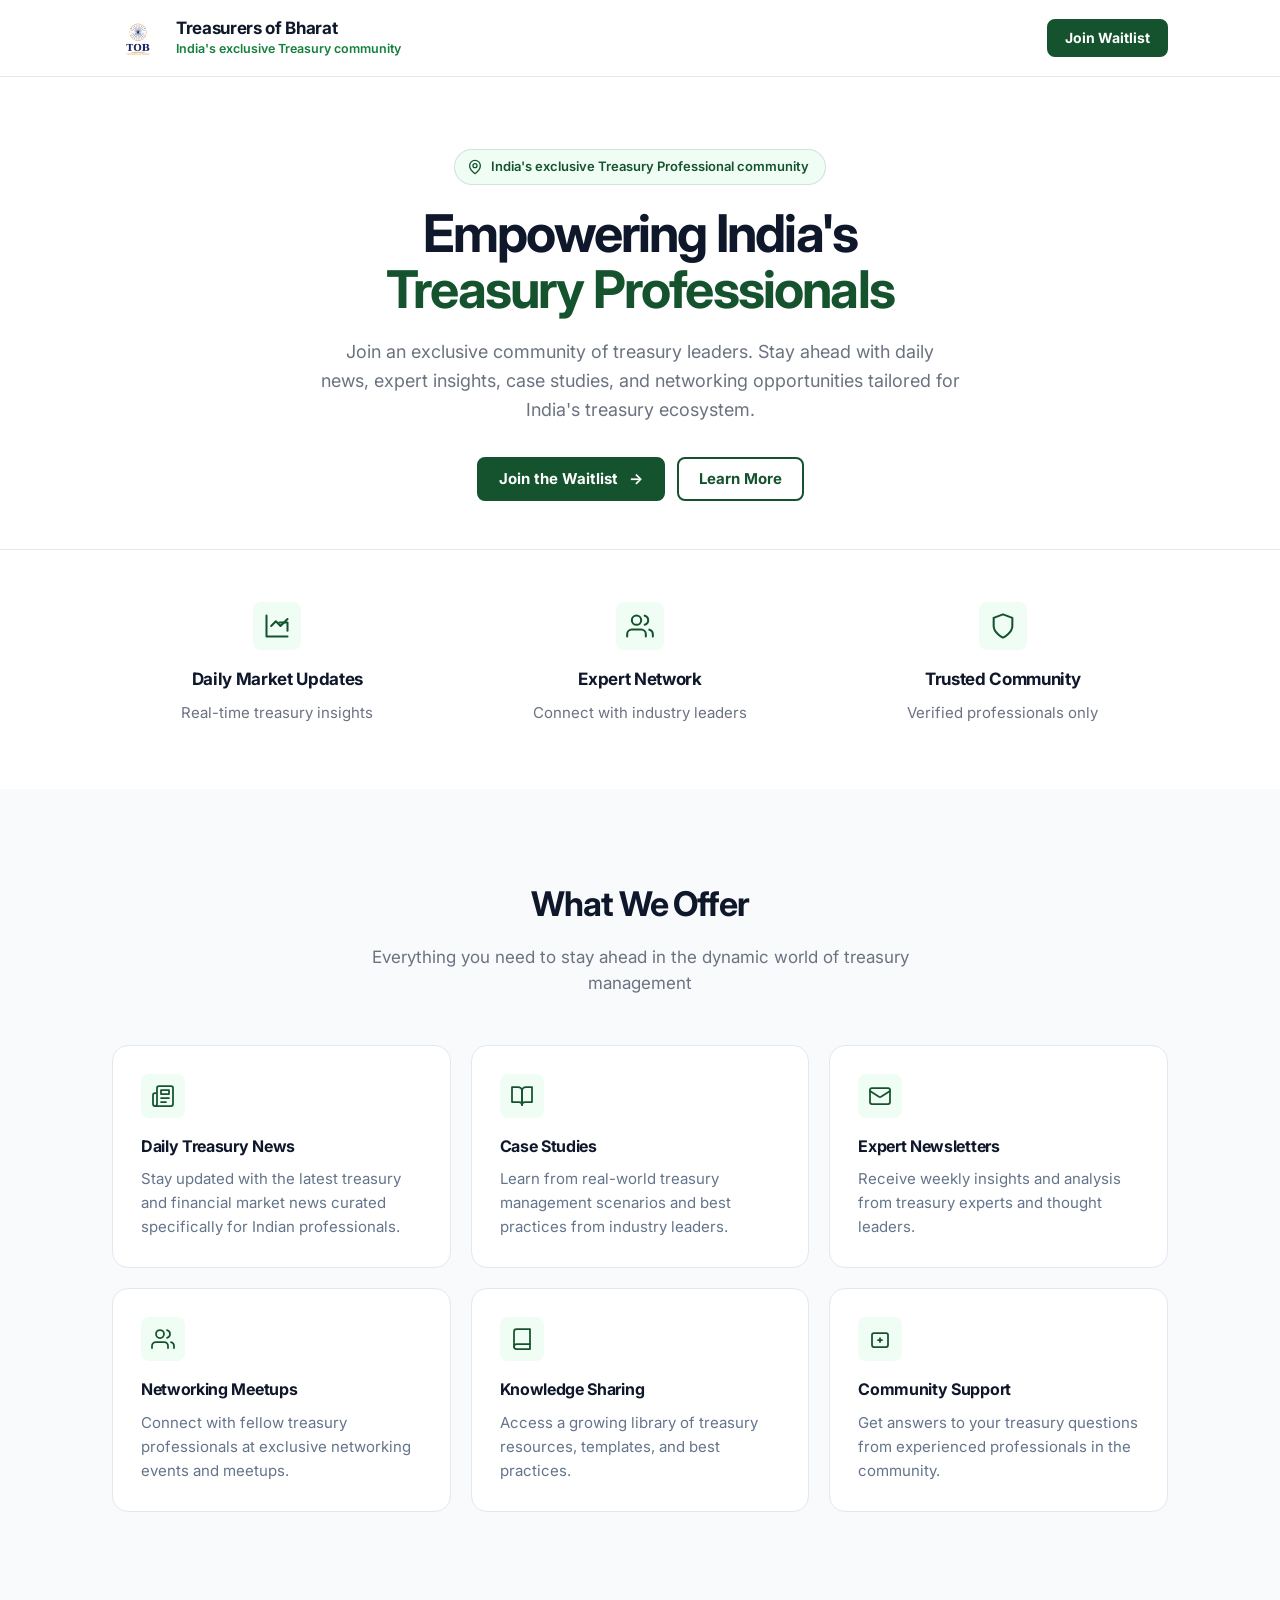
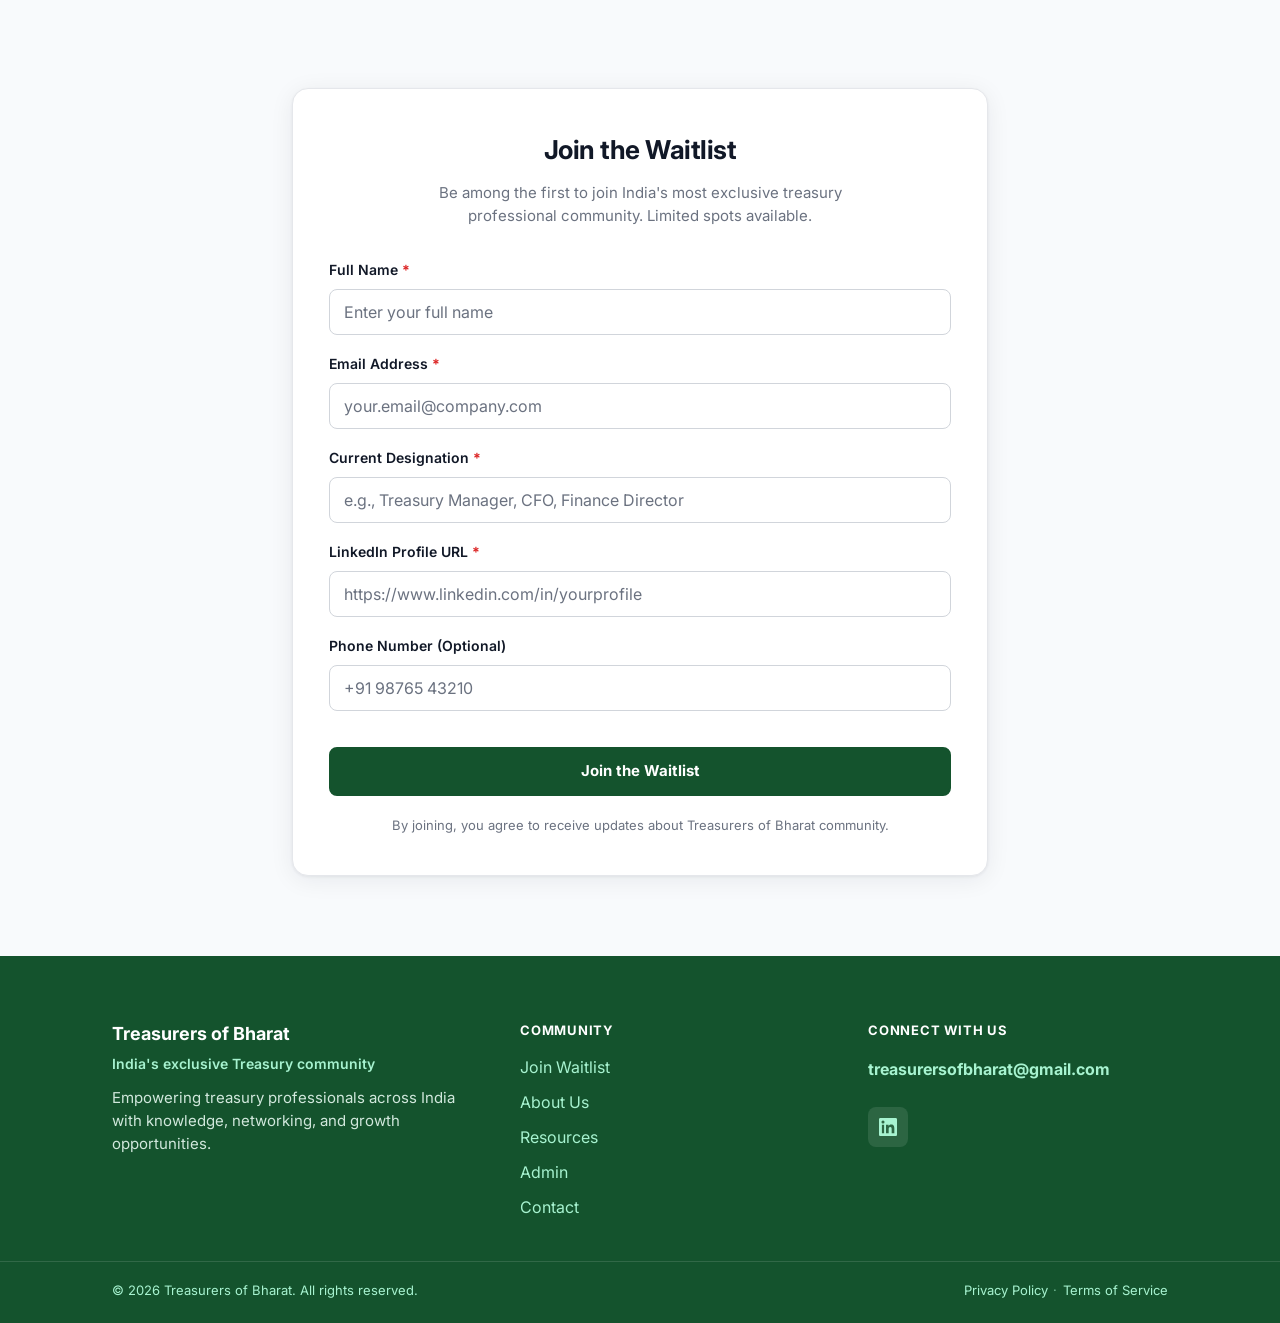
<file: index.html>
<!DOCTYPE html>
<html lang="en">
<head>
  <meta charset="UTF-8" />
  <meta name="viewport" content="width=device-width, initial-scale=1.0" />
  <meta name="description" content="Treasurers of Bharat — India's exclusive treasury professional community. Join the waitlist." />
  <title>Treasurers of Bharat</title>
  <link rel="preconnect" href="https://fonts.googleapis.com" />
  <link rel="preconnect" href="https://fonts.gstatic.com" crossorigin />
  <link href="https://fonts.googleapis.com/css2?family=Inter:wght@400;600;700&display=swap" rel="stylesheet" />
  <link rel="stylesheet" href="styles.css" />
</head>
<body>
  <a class="skip-link" href="#main">Skip to main content</a>

  <header class="site-header">
    <div class="container site-header__inner">
      <a class="brand" href="#top" aria-label="Treasurers of Bharat home">
        <img
          class="brand__logo"
          src="assets/logo.png"
          width="56"
          height="112"
          alt=""
          decoding="async"
        />
        <span class="brand__text">
          <span class="brand__title">Treasurers of Bharat</span>
          <span class="brand__tagline">India's exclusive Treasury community</span>
        </span>
      </a>
      <a class="btn btn--header" href="#waitlist">Join Waitlist</a>
    </div>
  </header>

  <main id="main">
    <section id="top" class="hero" aria-labelledby="hero-heading">
      <div class="container hero__inner">
        <p class="hero__badge">
          <svg class="hero__badge-icon" width="16" height="16" viewBox="0 0 24 24" fill="none" stroke="currentColor" stroke-width="2" stroke-linecap="round" stroke-linejoin="round" aria-hidden="true">
            <path d="M20 10c0 6-8 12-8 12s-8-6-8-12a8 8 0 0 1 16 0Z" />
            <circle cx="12" cy="10" r="3" />
          </svg>
          <span>India's exclusive Treasury Professional community</span>
        </p>
        <h1 id="hero-heading" class="hero__title">
          <span class="hero__title-line hero__title-line--navy">Empowering India's</span>
          <span class="hero__title-line hero__title-line--green">Treasury Professionals</span>
        </h1>
        <p class="hero__lead">
          Join an exclusive community of treasury leaders. Stay ahead with daily news, expert insights, case studies, and networking opportunities tailored for India's treasury ecosystem.
        </p>
        <div class="hero__actions">
          <a class="btn btn--primary" href="#waitlist">Join the Waitlist<span class="hero__cta-arrow" aria-hidden="true">→</span></a>
          <a class="btn btn--secondary" href="#offer">Learn More</a>
        </div>
      </div>
    </section>

    <section class="highlights" aria-labelledby="highlights-heading">
      <h2 id="highlights-heading" class="visually-hidden">What makes us different</h2>
      <div class="container highlights__grid">
        <article class="highlight-card">
          <div class="highlight-card__icon" aria-hidden="true">
            <svg width="28" height="28" viewBox="0 0 24 24" fill="none" stroke="currentColor" stroke-width="1.75" stroke-linecap="round" stroke-linejoin="round">
              <path d="M3 3v18h18" />
              <path d="M7 12l4-4 4 4 6-6" />
              <path d="M21 16V9h-7" />
            </svg>
          </div>
          <h3 class="highlight-card__title">Daily Market Updates</h3>
          <p class="highlight-card__text">Real-time treasury insights</p>
        </article>
        <article class="highlight-card">
          <div class="highlight-card__icon" aria-hidden="true">
            <svg width="28" height="28" viewBox="0 0 24 24" fill="none" stroke="currentColor" stroke-width="1.75" stroke-linecap="round" stroke-linejoin="round">
              <path d="M17 21v-2a4 4 0 0 0-4-4H5a4 4 0 0 0-4 4v2" />
              <circle cx="9" cy="7" r="4" />
              <path d="M23 21v-2a4 4 0 0 0-3-3.87M16 3.13a4 4 0 0 1 0 7.75" />
            </svg>
          </div>
          <h3 class="highlight-card__title">Expert Network</h3>
          <p class="highlight-card__text">Connect with industry leaders</p>
        </article>
        <article class="highlight-card">
          <div class="highlight-card__icon" aria-hidden="true">
            <svg width="28" height="28" viewBox="0 0 24 24" fill="none" stroke="currentColor" stroke-width="1.75" stroke-linecap="round" stroke-linejoin="round">
              <path d="M12 22s8-4 8-10V5l-8-3-8 3v7c0 6 8 10 8 10z" />
            </svg>
          </div>
          <h3 class="highlight-card__title">Trusted Community</h3>
          <p class="highlight-card__text">Verified professionals only</p>
        </article>
      </div>
    </section>

    <section id="offer" class="offer section--alt" aria-labelledby="offer-heading">
      <div class="container">
        <header class="section-header" id="about">
          <h2 id="offer-heading" class="section-title">What We Offer</h2>
          <p class="section-subtitle">Everything you need to stay ahead in the dynamic world of treasury management</p>
        </header>
        <div class="offer__grid" id="resources">
          <article class="offer-card">
            <div class="offer-card__icon" aria-hidden="true">
              <svg width="24" height="24" viewBox="0 0 24 24" fill="none" stroke="currentColor" stroke-width="1.75" stroke-linecap="round" stroke-linejoin="round"><path d="M4 22h16a2 2 0 0 0 2-2V4a2 2 0 0 0-2-2H8a2 2 0 0 0-2 2v16a2 2 0 0 1-2 2Zm0 0a2 2 0 0 1-2-2v-9c0-1.1.9-2 2-2h2"/><path d="M18 14h-8M15 18h-5M10 6h8v4h-8V6Z"/></svg>
            </div>
            <h3 class="offer-card__title">Daily Treasury News</h3>
            <p class="offer-card__text">Stay updated with the latest treasury and financial market news curated specifically for Indian professionals.</p>
          </article>
          <article class="offer-card">
            <div class="offer-card__icon" aria-hidden="true">
              <svg width="24" height="24" viewBox="0 0 24 24" fill="none" stroke="currentColor" stroke-width="1.75" stroke-linecap="round" stroke-linejoin="round"><path d="M2 3h6a4 4 0 0 1 4 4v14a3 3 0 0 0-3-3H2z"/><path d="M22 3h-6a4 4 0 0 0-4 4v14a3 3 0 0 1 3-3h7z"/></svg>
            </div>
            <h3 class="offer-card__title">Case Studies</h3>
            <p class="offer-card__text">Learn from real-world treasury management scenarios and best practices from industry leaders.</p>
          </article>
          <article class="offer-card">
            <div class="offer-card__icon" aria-hidden="true">
              <svg width="24" height="24" viewBox="0 0 24 24" fill="none" stroke="currentColor" stroke-width="1.75" stroke-linecap="round" stroke-linejoin="round"><path d="M4 4h16c1.1 0 2 .9 2 2v12c0 1.1-.9 2-2 2H4c-1.1 0-2-.9-2-2V6c0-1.1.9-2 2-2Z"/><path d="m22 7-8.97 5.7a1.94 1.94 0 0 1-2.06 0L2 7"/></svg>
            </div>
            <h3 class="offer-card__title">Expert Newsletters</h3>
            <p class="offer-card__text">Receive weekly insights and analysis from treasury experts and thought leaders.</p>
          </article>
          <article class="offer-card">
            <div class="offer-card__icon" aria-hidden="true">
              <svg width="24" height="24" viewBox="0 0 24 24" fill="none" stroke="currentColor" stroke-width="1.75" stroke-linecap="round" stroke-linejoin="round"><path d="M17 21v-2a4 4 0 0 0-4-4H5a4 4 0 0 0-4 4v2"/><circle cx="9" cy="7" r="4"/><path d="M23 21v-2a4 4 0 0 0-3-3.87M16 3.13a4 4 0 0 1 0 7.75"/></svg>
            </div>
            <h3 class="offer-card__title">Networking Meetups</h3>
            <p class="offer-card__text">Connect with fellow treasury professionals at exclusive networking events and meetups.</p>
          </article>
          <article class="offer-card">
            <div class="offer-card__icon" aria-hidden="true">
              <svg width="24" height="24" viewBox="0 0 24 24" fill="none" stroke="currentColor" stroke-width="1.75" stroke-linecap="round" stroke-linejoin="round"><path d="M4 19.5A2.5 2.5 0 0 1 6.5 17H20"/><path d="M6.5 2H20v20H6.5A2.5 2.5 0 0 1 4 19.5v-15A2.5 2.5 0 0 1 6.5 2z"/></svg>
            </div>
            <h3 class="offer-card__title">Knowledge Sharing</h3>
            <p class="offer-card__text">Access a growing library of treasury resources, templates, and best practices.</p>
          </article>
          <article class="offer-card">
            <div class="offer-card__icon" aria-hidden="true">
              <svg width="24" height="24" viewBox="0 0 24 24" fill="none" stroke="currentColor" stroke-width="1.75" stroke-linecap="round" stroke-linejoin="round"><path d="M18 6H6a2 2 0 0 0-2 2v10a2 2 0 0 0 2 2h12a2 2 0 0 0 2-2V8a2 2 0 0 0-2-2Z"/><path d="M12 11v4"/><path d="M10 13h4"/></svg>
            </div>
            <h3 class="offer-card__title">Community Support</h3>
            <p class="offer-card__text">Get answers to your treasury questions from experienced professionals in the community.</p>
          </article>
        </div>
      </div>
    </section>

    <section id="waitlist" class="waitlist section--alt" aria-labelledby="waitlist-heading">
      <div class="container container--narrow">
        <div class="form-card form-card--waitlist">
          <header class="form-card__header">
            <h2 id="waitlist-heading" class="form-card__heading">Join the Waitlist</h2>
            <p class="form-card__intro">
              Be among the first to join India's most exclusive treasury professional community. Limited spots available.
            </p>
          </header>
          <form
            class="form form--waitlist"
            method="post"
            action="#"
          >
            <div class="form__field">
              <label for="full_name">
                Full Name <span class="form__required" aria-hidden="true">*</span>
              </label>
              <input id="full_name" name="full_name" type="text" autocomplete="name" placeholder="Enter your full name" required />
            </div>
            <div class="form__field">
              <label for="email">
                Email Address <span class="form__required" aria-hidden="true">*</span>
              </label>
              <input id="email" name="email" type="email" autocomplete="email" placeholder="your.email@company.com" required />
            </div>
            <div class="form__field">
              <label for="designation">
                Current Designation <span class="form__required" aria-hidden="true">*</span>
              </label>
              <input id="designation" name="designation" type="text" autocomplete="organization-title" placeholder="e.g., Treasury Manager, CFO, Finance Director" required />
            </div>
            <div class="form__field">
              <label for="linkedin_url">
                LinkedIn Profile URL <span class="form__required" aria-hidden="true">*</span>
              </label>
              <input id="linkedin_url" name="linkedin_url" type="url" inputmode="url" autocomplete="url" placeholder="https://www.linkedin.com/in/yourprofile" required />
            </div>
            <div class="form__field">
              <label for="phone">Phone Number (Optional)</label>
              <input id="phone" name="phone" type="tel" autocomplete="tel" placeholder="+91 98765 43210" inputmode="tel" />
            </div>
            <input type="hidden" name="form_type" value="waitlist" />
            <div
              id="waitlist-form-status"
              class="form__status"
              role="status"
              aria-live="polite"
              tabindex="-1"
              hidden
            ></div>
            <button type="submit" class="btn btn--waitlist btn--block">Join the Waitlist</button>
          </form>
          <p class="form-card__legal">
            By joining, you agree to receive updates about Treasurers of Bharat community.
          </p>
        </div>
      </div>
    </section>
  </main>

  <footer class="site-footer">
    <div class="container site-footer__grid">
      <div class="site-footer__brand">
        <p class="site-footer__logo">Treasurers of Bharat</p>
        <p class="site-footer__tagline">India's exclusive Treasury community</p>
        <p class="site-footer__blurb">Empowering treasury professionals across India with knowledge, networking, and growth opportunities.</p>
      </div>
      <nav class="site-footer__nav" aria-label="Community">
        <p class="site-footer__heading">Community</p>
        <ul class="site-footer__links">
          <li><a href="#waitlist">Join Waitlist</a></li>
          <li><a href="#about">About Us</a></li>
          <li><a href="#resources">Resources</a></li>
          <li><a href="admin.html">Admin</a></li>
          <li><a href="mailto:treasurersofbharat@gmail.com">Contact</a></li>
        </ul>
      </nav>
      <div class="site-footer__connect">
        <p class="site-footer__heading">Connect With Us</p>
        <p><a class="site-footer__email" href="mailto:treasurersofbharat@gmail.com">treasurersofbharat@gmail.com</a></p>
        <a
          class="site-footer__social"
          href="https://www.linkedin.com/company/treasurersofbharat/"
          target="_blank"
          rel="noopener noreferrer"
          aria-label="Treasurers of Bharat on LinkedIn"
          title="LinkedIn"
        >
          <svg width="18" height="18" viewBox="0 0 24 24" fill="currentColor" aria-hidden="true">
            <path d="M20.447 20.452h-3.554v-5.569c0-1.328-.027-3.037-1.852-3.037-1.853 0-2.136 1.445-2.136 2.939v5.667H9.351V9h3.414v1.561h.048c.477-.9 1.637-1.85 3.367-1.85 3.6 0 4.267 2.369 4.267 5.455v6.286zM5.337 7.433a2.062 2.062 0 1 1 0-4.124 2.062 2.062 0 0 1 0 4.124zM6.813 20.452H3.861V9h2.952v11.452zM22.225 0H1.771C.792 0 0 .774 0 1.729v20.542C0 23.227.792 24 1.771 24h20.451C23.2 24 24 23.227 24 22.271V1.729C24 .774 23.2 0 22.222 0z"/>
          </svg>
        </a>
      </div>
    </div>
    <div class="site-footer__bottom">
      <div class="container site-footer__bottom-inner">
        <p class="site-footer__copyright">© <span id="year"></span> Treasurers of Bharat. All rights reserved.</p>
        <nav class="site-footer__legal-nav" aria-label="Legal">
          <a href="#">Privacy Policy</a>
          <span class="site-footer__legal-sep" aria-hidden="true">·</span>
          <a href="#">Terms of Service</a>
        </nav>
      </div>
    </div>
  </footer>

  <script src="supabase.config.js"></script>
  <script src="waitlist.js"></script>
  <script>
    document.getElementById("year").textContent = new Date().getFullYear();
  </script>
</body>
</html>
</file>
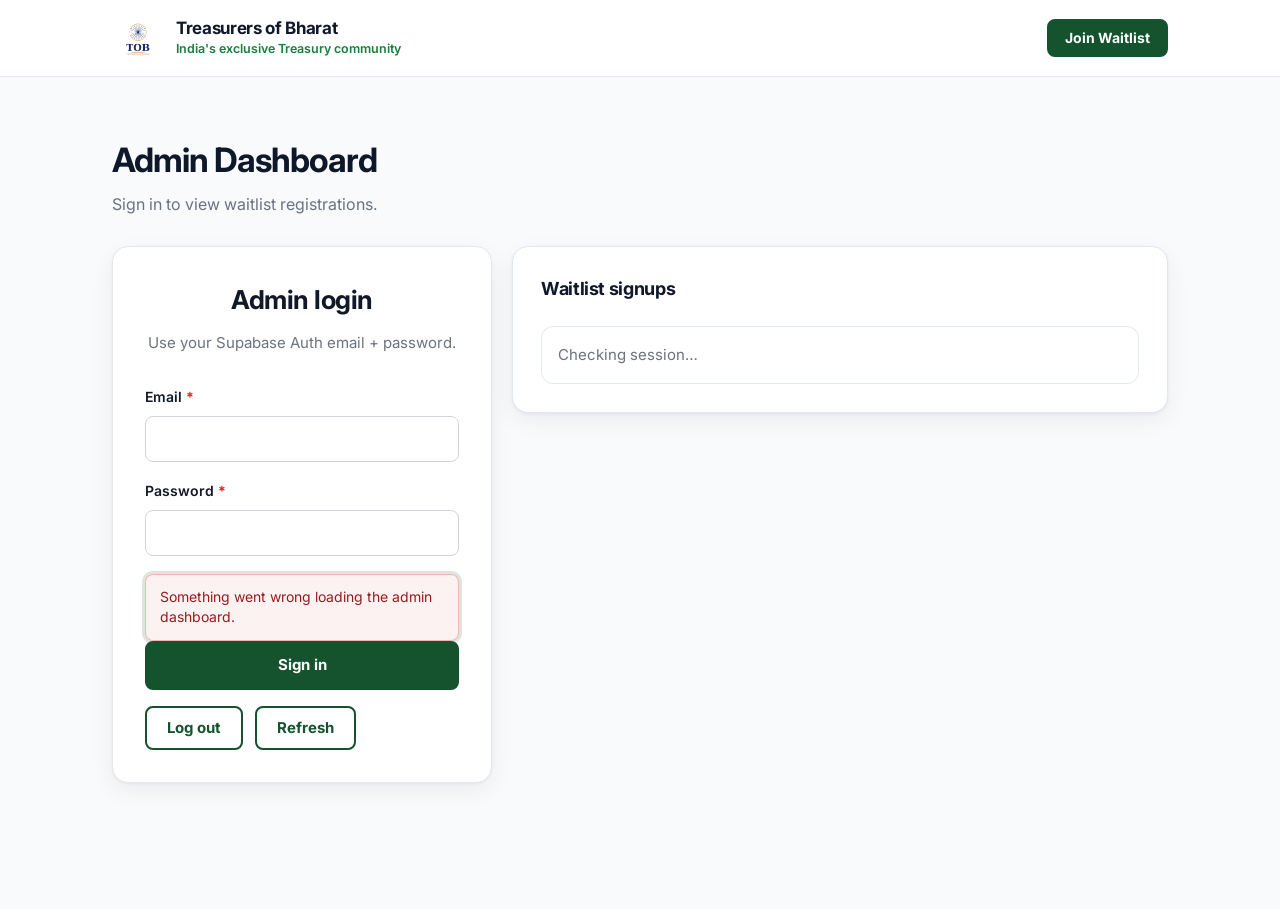
<file: admin.html>
<!DOCTYPE html>
<html lang="en">
<head>
  <meta charset="UTF-8" />
  <meta name="viewport" content="width=device-width, initial-scale=1.0" />
  <meta name="description" content="Treasurers of Bharat — Admin dashboard" />
  <title>Admin · Treasurers of Bharat</title>
  <link rel="preconnect" href="https://fonts.googleapis.com" />
  <link rel="preconnect" href="https://fonts.gstatic.com" crossorigin />
  <link href="https://fonts.googleapis.com/css2?family=Inter:wght@400;600;700&display=swap" rel="stylesheet" />
  <link rel="stylesheet" href="styles.css" />
</head>
<body>
  <a class="skip-link" href="#main">Skip to main content</a>

  <header class="site-header">
    <div class="container site-header__inner">
      <a class="brand" href="index.html#top" aria-label="Treasurers of Bharat home">
        <img
          class="brand__logo"
          src="assets/logo.png"
          width="56"
          height="112"
          alt=""
          decoding="async"
        />
        <span class="brand__text">
          <span class="brand__title">Treasurers of Bharat</span>
          <span class="brand__tagline">India's exclusive Treasury community</span>
        </span>
      </a>
      <a class="btn btn--header" href="index.html#waitlist">Join Waitlist</a>
    </div>
  </header>

  <main id="main">
    <section class="admin">
      <div class="container admin__inner">
        <header class="admin__header">
          <h1 class="admin__title">Admin Dashboard</h1>
          <p class="admin__subtitle">Sign in to view waitlist registrations.</p>
        </header>

        <div class="admin__grid">
          <div class="form-card admin__card">
            <header class="form-card__header">
              <h2 class="form-card__heading">Admin login</h2>
              <p class="form-card__intro">Use your Supabase Auth email + password.</p>
            </header>

            <form class="form form--admin-login" method="post" action="#">
              <div class="form__field">
                <label for="admin_email">
                  Email <span class="form__required" aria-hidden="true">*</span>
                </label>
                <input id="admin_email" name="email" type="email" autocomplete="email" required />
              </div>
              <div class="form__field">
                <label for="admin_password">
                  Password <span class="form__required" aria-hidden="true">*</span>
                </label>
                <input id="admin_password" name="password" type="password" autocomplete="current-password" required />
              </div>

              <div
                id="admin-status"
                class="form__status"
                role="status"
                aria-live="polite"
                tabindex="-1"
                hidden
              ></div>

              <button type="submit" class="btn btn--waitlist btn--block">Sign in</button>
            </form>

            <div class="admin__actions">
              <button id="admin-logout" type="button" class="btn btn--secondary" hidden>Log out</button>
              <button id="admin-refresh" type="button" class="btn btn--secondary" hidden>Refresh</button>
            </div>
          </div>

          <div class="admin__table-card">
            <header class="admin__table-header">
              <h2 class="admin__table-title">Waitlist signups</h2>
              <p class="admin__table-subtitle" id="admin-user" aria-live="polite"></p>
            </header>

            <div class="admin__table-wrap" role="region" aria-label="Waitlist registrations table" tabindex="0">
              <table class="admin-table" id="admin-table" hidden>
                <thead>
                  <tr>
                    <th scope="col">Created</th>
                    <th scope="col">Name</th>
                    <th scope="col">Email</th>
                    <th scope="col">Designation</th>
                    <th scope="col">LinkedIn</th>
                    <th scope="col">Phone</th>
                    <th scope="col">Type</th>
                  </tr>
                </thead>
                <tbody id="admin-table-body"></tbody>
              </table>

              <div class="admin__empty" id="admin-empty" hidden>
                Sign in to load data.
              </div>
            </div>
          </div>
        </div>
      </div>
    </section>
  </main>

  <script src="supabase.config.js"></script>
  <script type="module" src="admin.js"></script>
</body>
</html>
</file>
<file: styles.css>
/* Treasurers of Bharat — landing page */

:root {
  --color-bg: #ffffff;
  --color-bg-alt: #f8fafc;
  --color-bg-wash: linear-gradient(180deg, #f0fdf4 0%, rgba(240, 253, 244, 0) 100%);
  --color-primary: #14532d;
  --color-primary-hover: #0f3d21;
  --color-primary-muted: #f0fdf4;
  --color-navy: #0f172a;
  --color-accent-green: #15803d;
  --color-body: #64748b;
  --color-body-strong: #475569;
  --color-border: #e2e8f0;
  --color-footer-bg: #14532d;
  --color-footer-text: #ecfdf5;
  --color-footer-muted: #a7f3d0;
  --font-sans: "Inter", system-ui, -apple-system, "Segoe UI", sans-serif;
  --shadow-card: 0 1px 3px rgba(15, 23, 42, 0.06), 0 8px 24px rgba(15, 23, 42, 0.06);
  --radius-sm: 8px;
  --radius-md: 12px;
  --radius-lg: 16px;
  --radius-pill: 999px;
  --space-section-y: clamp(3.5rem, 8vw, 5.5rem);
  --space-section-y-sm: clamp(2.25rem, 6vw, 3.5rem);
  --focus-ring: 0 0 0 3px var(--color-bg), 0 0 0 5px var(--color-accent-green);
  --focus-ring-invert: 0 0 0 3px var(--color-footer-bg), 0 0 0 5px #4ade80;
}

*,
*::before,
*::after {
  box-sizing: border-box;
}

html {
  scroll-behavior: smooth;
}

@media (prefers-reduced-motion: reduce) {
  html {
    scroll-behavior: auto;
  }
}

body {
  margin: 0;
  font-family: var(--font-sans);
  font-size: 1rem;
  line-height: 1.6;
  color: var(--color-body);
  background: var(--color-bg);
  -webkit-font-smoothing: antialiased;
}

img {
  max-width: 100%;
  height: auto;
  display: block;
}

a {
  color: var(--color-primary);
  text-decoration-thickness: 1px;
  text-underline-offset: 0.15em;
}

a:hover {
  color: var(--color-primary-hover);
}

:focus-visible {
  outline: none;
  box-shadow: var(--focus-ring);
}

.skip-link {
  position: absolute;
  left: 1rem;
  top: -100px;
  z-index: 1000;
  padding: 0.75rem 1rem;
  background: var(--color-navy);
  color: var(--color-bg);
  font-weight: 700;
  border-radius: var(--radius-sm);
  text-decoration: none;
}

.skip-link:focus-visible {
  top: 1rem;
  box-shadow: var(--focus-ring);
}

.visually-hidden {
  position: absolute;
  width: 1px;
  height: 1px;
  padding: 0;
  margin: -1px;
  overflow: hidden;
  clip: rect(0, 0, 0, 0);
  white-space: nowrap;
  border: 0;
}

.container {
  width: 100%;
  max-width: 1120px;
  margin-inline: auto;
  padding-inline: clamp(1.25rem, 4vw, 2rem);
}

.container--narrow {
  max-width: 560px;
}

/* Wider waitlist form on larger screens */
@media (min-width: 768px) {
  #waitlist .container--narrow {
    max-width: 760px;
  }
}

/* Header */
.site-header {
  position: sticky;
  top: 0;
  z-index: 50;
  background: rgba(255, 255, 255, 0.92);
  backdrop-filter: blur(10px);
  border-bottom: 1px solid var(--color-border);
}

.site-header__inner {
  display: flex;
  align-items: center;
  justify-content: space-between;
  gap: 1rem;
  min-height: 4.25rem;
  padding-block: 0.75rem;
}

.brand {
  display: flex;
  align-items: center;
  gap: 0.75rem;
  color: var(--color-navy);
  text-decoration: none;
}

.brand:hover {
  color: var(--color-navy);
}

.brand__logo {
  display: block;
  height: 3.25rem;
  width: auto;
  flex-shrink: 0;
  object-fit: contain;
}

.brand__text {
  display: flex;
  flex-direction: column;
  gap: 0.15rem;
  min-width: 0;
}

.brand__title {
  font-weight: 700;
  font-size: clamp(0.95rem, 2.2vw, 1.0625rem);
  line-height: 1.2;
  letter-spacing: -0.02em;
  color: var(--color-navy);
}

.brand__tagline {
  font-size: clamp(0.68rem, 1.8vw, 0.78125rem);
  color: var(--color-accent-green);
  font-weight: 600;
  line-height: 1.3;
}

/* Buttons */
.btn {
  display: inline-flex;
  align-items: center;
  justify-content: center;
  gap: 0.5rem;
  padding: 0.7rem 1.25rem;
  font-family: inherit;
  font-size: 0.9375rem;
  font-weight: 700;
  line-height: 1.2;
  border-radius: var(--radius-sm);
  border: 2px solid transparent;
  cursor: pointer;
  text-decoration: none;
  transition: background-color 0.15s ease, color 0.15s ease, border-color 0.15s ease, box-shadow 0.15s ease;
}

.btn--header {
  flex-shrink: 0;
  padding: 0.55rem 1rem;
  font-size: 0.875rem;
  background: var(--color-primary);
  color: #fff;
  border-color: var(--color-primary);
}

.btn--header:hover {
  background: var(--color-primary-hover);
  border-color: var(--color-primary-hover);
  color: #fff;
}

.btn--primary {
  background: var(--color-primary);
  color: #fff;
  border-color: var(--color-primary);
}

.btn--primary:hover {
  background: var(--color-primary-hover);
  border-color: var(--color-primary-hover);
  color: #fff;
}

.btn--secondary {
  background: #fff;
  color: #14532d;
  border-color: #14532d;
}

.btn--secondary:hover {
  border-color: #0f3d21;
  color: #0f3d21;
  background: var(--color-primary-muted);
}

.btn--block {
  width: 100%;
  padding-block: 0.85rem;
}

/* Hero */
.hero {
  padding-block: clamp(2.5rem, 7vw, 4.5rem) clamp(2rem, 5vw, 3rem);
  background: var(--color-bg);
  text-align: center;
}

.hero__inner {
  max-width: 48rem;
  margin-inline: auto;
}

.hero__badge {
  display: inline-flex;
  align-items: center;
  justify-content: center;
  gap: 0.45rem;
  margin: 0 0 clamp(1rem, 3vw, 1.35rem);
  padding: 0.4rem 1rem 0.4rem 0.75rem;
  font-size: 0.8125rem;
  font-weight: 600;
  color: #14532d;
  background: var(--color-primary-muted);
  border-radius: var(--radius-pill);
  border: 1px solid rgba(20, 83, 45, 0.14);
}

.hero__badge-icon {
  flex-shrink: 0;
}

.hero__title {
  margin: 0 0 clamp(1rem, 3vw, 1.25rem);
  font-size: clamp(2rem, 6vw, 3.25rem);
  font-weight: 700;
  line-height: 1.08;
  letter-spacing: -0.035em;
}

.hero__title-line {
  display: block;
}

.hero__title-line--navy {
  color: var(--color-navy);
}

.hero__title-line--green {
  color: #14532d;
}

.hero__lead {
  margin: 0 auto clamp(1.5rem, 4vw, 2rem);
  font-size: clamp(1rem, 2.2vw, 1.125rem);
  max-width: 40rem;
  color: #6b7280;
  font-weight: 400;
}

.hero__actions {
  display: flex;
  flex-wrap: wrap;
  gap: 0.75rem;
  justify-content: center;
}

.hero__cta-arrow {
  margin-left: 0.2em;
}

/* Highlights — minimal row under hero */
.highlights {
  padding-block: clamp(2rem, 6vw, 3.25rem) clamp(2.5rem, 7vw, 4rem);
  background: var(--color-bg);
  border-top: 1px solid var(--color-border);
}

.highlights__grid {
  display: grid;
  gap: clamp(1.5rem, 4vw, 2.5rem);
  text-align: center;
}

@media (min-width: 768px) {
  .highlights__grid {
    grid-template-columns: repeat(3, 1fr);
    align-items: start;
    gap: 2rem;
  }
}

.highlight-card {
  background: transparent;
  border: none;
  border-radius: 0;
  padding: 0;
  box-shadow: none;
}

.highlight-card__icon {
  display: flex;
  align-items: center;
  justify-content: center;
  width: 3rem;
  height: 3rem;
  margin: 0 auto 1rem;
  border-radius: var(--radius-sm);
  background: var(--color-primary-muted);
  color: #14532d;
}

.highlight-card__title {
  margin: 0 0 0.5rem;
  font-size: 1.0625rem;
  font-weight: 700;
  color: var(--color-navy);
  letter-spacing: -0.02em;
}

.highlight-card__text {
  margin: 0;
  font-size: 0.9375rem;
  color: #6b7280;
}

/* Sections */
.section--alt {
  background: var(--color-bg-alt);
}

.offer {
  padding-block: var(--space-section-y);
}

.waitlist {
  padding-block: var(--space-section-y);
  padding-bottom: clamp(3rem, 10vw, 5rem);
}

.section-header {
  text-align: center;
  max-width: 36rem;
  margin-inline: auto;
  margin-bottom: clamp(2rem, 5vw, 3rem);
}

.section-title {
  margin: 0 0 0.75rem;
  font-size: clamp(1.65rem, 4vw, 2.125rem);
  font-weight: 700;
  color: var(--color-navy);
  letter-spacing: -0.03em;
}

.section-subtitle {
  margin: 0;
  font-size: 1.0625rem;
  color: #6b7280;
  line-height: 1.55;
  max-width: 36rem;
  margin-inline: auto;
}

/* Offer grid */
.offer__grid {
  display: grid;
  gap: clamp(1rem, 3vw, 1.25rem);
}

@media (min-width: 768px) {
  .offer__grid {
    grid-template-columns: repeat(3, 1fr);
  }
}

.offer-card {
  background: var(--color-bg);
  border: 1px solid var(--color-border);
  border-radius: var(--radius-lg);
  padding: clamp(1.25rem, 3vw, 1.75rem);
  transition: border-color 0.15s ease, box-shadow 0.15s ease;
}

.offer-card:hover {
  border-color: rgba(22, 101, 52, 0.25);
  box-shadow: var(--shadow-card);
}

.offer-card__icon {
  display: flex;
  align-items: center;
  justify-content: center;
  width: 2.75rem;
  height: 2.75rem;
  margin-bottom: 1rem;
  border-radius: var(--radius-sm);
  background: var(--color-primary-muted);
  color: var(--color-primary);
}

.offer-card__title {
  margin: 0 0 0.5rem;
  font-size: 1rem;
  font-weight: 700;
  color: var(--color-navy);
  letter-spacing: -0.02em;
}

.offer-card__text {
  margin: 0;
  font-size: 0.9375rem;
}

/* Forms — waitlist card */
.form-card {
  background: var(--color-bg);
  border: 1px solid #e5e7eb;
  border-radius: var(--radius-lg);
  padding: clamp(1.5rem, 4vw, 2rem);
  box-shadow: var(--shadow-card);
}

.form-card--waitlist {
  padding: clamp(1.75rem, 5vw, 2.5rem) clamp(1.5rem, 4vw, 2.25rem);
  box-shadow:
    0 4px 24px rgba(17, 24, 39, 0.07),
    0 1px 3px rgba(17, 24, 39, 0.06);
}

.form-card__header {
  text-align: center;
  margin-bottom: clamp(1.5rem, 4vw, 2rem);
}

.form-card__heading {
  margin: 0 0 0.65rem;
  font-size: clamp(1.35rem, 3.5vw, 1.625rem);
  font-weight: 700;
  color: #111827;
  letter-spacing: -0.02em;
}

.form-card__intro {
  margin: 0 auto;
  max-width: 26rem;
  font-size: 0.9375rem;
  line-height: 1.55;
  color: #6b7280;
}

.form-card__legal {
  margin: 1.25rem 0 0;
  text-align: center;
  font-size: 0.8125rem;
  line-height: 1.5;
  color: #6b7280;
}

.form__field {
  margin-bottom: 1.15rem;
}

.form--waitlist .form__field:last-of-type {
  margin-bottom: 0;
}

.form__field label {
  display: block;
  margin-bottom: 0.45rem;
  font-size: 0.875rem;
  font-weight: 600;
  color: #111827;
}

.form__required {
  color: #dc2626;
  font-weight: 700;
}

.form__field input {
  width: 100%;
  padding: 0.75rem 0.9rem;
  font-family: inherit;
  font-size: 1rem;
  color: #111827;
  background: var(--color-bg);
  border: 1px solid #d1d5db;
  border-radius: var(--radius-sm);
  transition: border-color 0.15s ease, box-shadow 0.15s ease;
}

.form__field input::placeholder {
  color: #6b7280;
}

.form__field input:hover {
  border-color: #9ca3af;
}

.form__field input:focus {
  outline: none;
  border-color: #14532d;
  box-shadow: 0 0 0 3px rgba(20, 83, 45, 0.15);
}

.form__status {
  margin-top: 1rem;
  margin-bottom: 0;
  padding: 0.75rem 0.9rem;
  font-size: 0.875rem;
  line-height: 1.45;
  border-radius: var(--radius-sm);
  border: 1px solid transparent;
  outline: none;
}

.form__status:focus-visible {
  box-shadow: 0 0 0 3px rgba(20, 83, 45, 0.15);
}

.form__status--success {
  background: rgba(20, 83, 45, 0.08);
  border-color: rgba(20, 83, 45, 0.35);
  color: #14532d;
}

.form__status--error {
  background: rgba(220, 38, 38, 0.06);
  border-color: rgba(220, 38, 38, 0.3);
  color: #991b1b;
}

.form--waitlist .btn--waitlist {
  margin-top: 1.1rem;
}

.btn--waitlist {
  background: #14532d;
  color: #fff;
  border-color: #14532d;
  font-weight: 700;
}

.btn--waitlist:hover {
  background: #0f3d21;
  border-color: #0f3d21;
  color: #fff;
}

/* Footer */
.site-footer {
  background: var(--color-footer-bg);
  color: var(--color-footer-text);
  padding-block: clamp(2.75rem, 7vw, 4rem) 0;
}

.site-footer a {
  color: var(--color-footer-muted);
  text-decoration: none;
}

.site-footer a:hover {
  color: #fff;
  text-decoration: underline;
}

.site-footer a:focus-visible {
  box-shadow: var(--focus-ring-invert);
}

.site-footer__grid {
  display: grid;
  gap: clamp(2rem, 5vw, 3rem);
  padding-bottom: clamp(2rem, 5vw, 2.5rem);
}

@media (min-width: 768px) {
  .site-footer__grid {
    grid-template-columns: 1.2fr 1fr 1fr;
    align-items: start;
  }
}

.site-footer__logo {
  margin: 0 0 0.35rem;
  font-size: 1.125rem;
  font-weight: 700;
  color: #fff;
}

.site-footer__tagline {
  margin: 0 0 0.75rem;
  font-size: 0.875rem;
  font-weight: 600;
  color: var(--color-footer-muted);
  line-height: 1.35;
}

.site-footer__blurb {
  margin: 0;
  font-size: 0.9375rem;
  color: rgba(236, 253, 245, 0.88);
  line-height: 1.55;
  max-width: 22rem;
}

.site-footer__heading {
  margin: 0 0 0.85rem;
  font-size: 0.8125rem;
  font-weight: 700;
  text-transform: uppercase;
  letter-spacing: 0.06em;
  color: #fff;
}

.site-footer__links {
  list-style: none;
  margin: 0;
  padding: 0;
  display: flex;
  flex-direction: column;
  gap: 0.6rem;
}

.site-footer__email {
  font-weight: 700;
  word-break: break-all;
}

.site-footer__social {
  display: inline-flex;
  align-items: center;
  justify-content: center;
  width: 2.5rem;
  height: 2.5rem;
  margin-top: 0.5rem;
  border-radius: var(--radius-sm);
  background: rgba(255, 255, 255, 0.1);
  color: var(--color-footer-muted);
  text-decoration: none;
}

.site-footer__social:hover {
  background: rgba(255, 255, 255, 0.18);
  color: #fff;
  text-decoration: none;
}

.site-footer__social:focus-visible {
  box-shadow: var(--focus-ring-invert);
}

.site-footer__bottom {
  border-top: 1px solid rgba(255, 255, 255, 0.12);
  padding-block: 1.15rem 1.35rem;
}

.site-footer__bottom-inner {
  display: flex;
  flex-direction: column;
  gap: 0.85rem;
  align-items: flex-start;
  font-size: 0.8125rem;
  color: var(--color-footer-muted);
}

@media (min-width: 640px) {
  .site-footer__bottom-inner {
    flex-direction: row;
    align-items: center;
    justify-content: space-between;
    width: 100%;
  }
}

.site-footer__copyright {
  margin: 0;
}

.site-footer__legal-nav {
  display: flex;
  flex-wrap: wrap;
  align-items: center;
  gap: 0.35rem;
}

.site-footer__legal-nav a {
  color: var(--color-footer-muted);
}

.site-footer__legal-nav a:hover {
  color: #fff;
}

.site-footer__legal-sep {
  opacity: 0.65;
  user-select: none;
}

/* Admin dashboard */
.admin {
  padding-block: var(--space-section-y-sm);
  background: var(--color-bg-alt);
  min-height: calc(100vh - 4.25rem);
}

.admin__inner {
  display: flex;
  flex-direction: column;
  gap: clamp(1.25rem, 3vw, 1.75rem);
}

.admin__header {
  text-align: left;
}

.admin__title {
  margin: 0 0 0.35rem;
  font-size: clamp(1.6rem, 4vw, 2.1rem);
  font-weight: 700;
  color: var(--color-navy);
  letter-spacing: -0.03em;
}

.admin__subtitle {
  margin: 0;
  color: #6b7280;
  max-width: 48rem;
}

.admin__grid {
  display: grid;
  gap: clamp(1rem, 3vw, 1.25rem);
}

@media (min-width: 900px) {
  .admin__grid {
    grid-template-columns: 380px 1fr;
    align-items: start;
  }
}

.admin__card {
  position: sticky;
  top: 6rem;
}

.admin__actions {
  display: flex;
  gap: 0.75rem;
  margin-top: 1rem;
  flex-wrap: wrap;
}

.admin__table-card {
  background: var(--color-bg);
  border: 1px solid var(--color-border);
  border-radius: var(--radius-lg);
  box-shadow: var(--shadow-card);
  padding: clamp(1.25rem, 3vw, 1.75rem);
}

.admin__table-header {
  display: flex;
  flex-direction: column;
  gap: 0.4rem;
  margin-bottom: 1rem;
}

.admin__table-title {
  margin: 0;
  font-size: 1.125rem;
  font-weight: 700;
  color: var(--color-navy);
  letter-spacing: -0.02em;
}

.admin__table-subtitle {
  margin: 0;
  font-size: 0.875rem;
  color: #6b7280;
}

.admin__table-wrap {
  overflow: auto;
  border-radius: var(--radius-md);
  border: 1px solid var(--color-border);
  background: #fff;
}

.admin__empty {
  padding: 1rem;
  color: #6b7280;
  font-size: 0.9375rem;
}

.admin-table {
  width: 100%;
  border-collapse: collapse;
  min-width: 780px;
}

.admin-table th,
.admin-table td {
  padding: 0.75rem 0.85rem;
  border-bottom: 1px solid var(--color-border);
  text-align: left;
  vertical-align: top;
  font-size: 0.875rem;
  color: #111827;
}

.admin-table th {
  position: sticky;
  top: 0;
  background: #f8fafc;
  color: #0f172a;
  font-weight: 700;
  letter-spacing: -0.01em;
  z-index: 1;
}

.admin-table tbody tr:hover td {
  background: rgba(20, 83, 45, 0.04);
}

.admin-table a {
  color: var(--color-primary);
}

.admin-table a:hover {
  color: var(--color-primary-hover);
}
</file>
